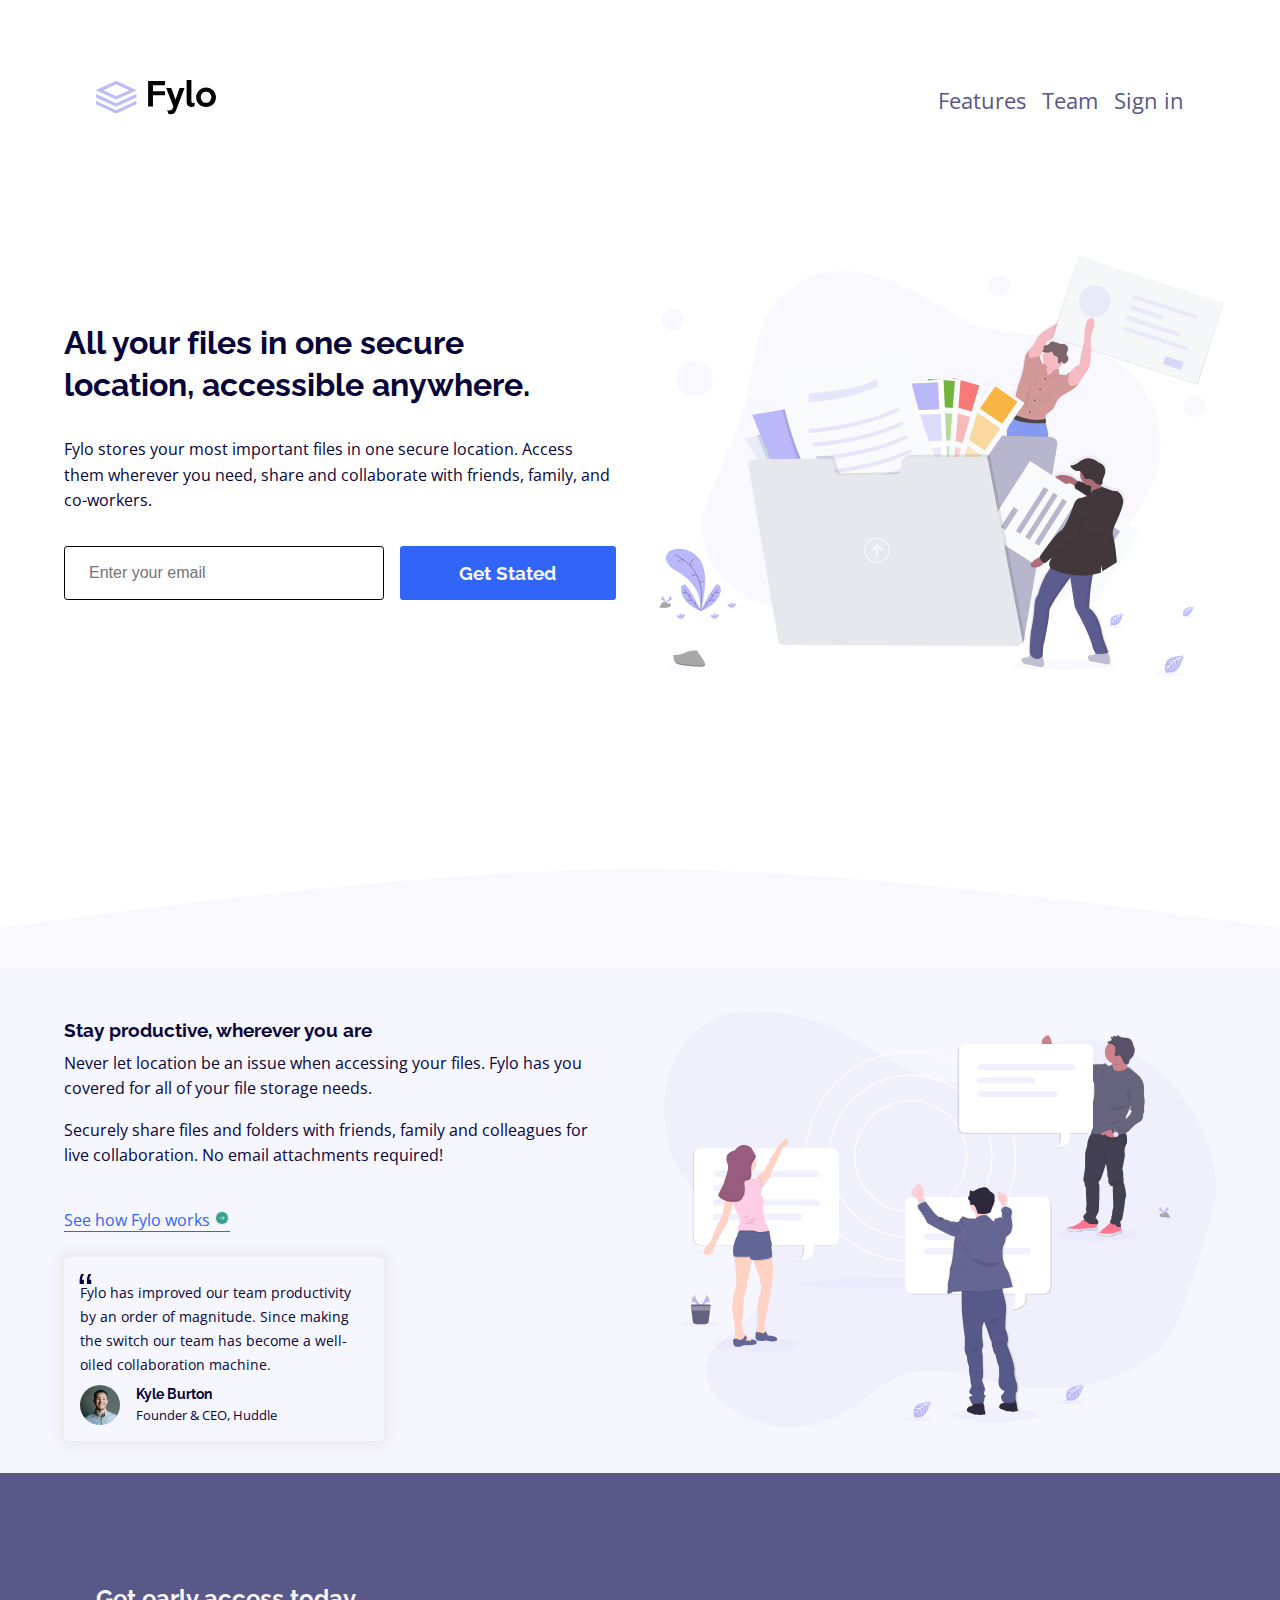
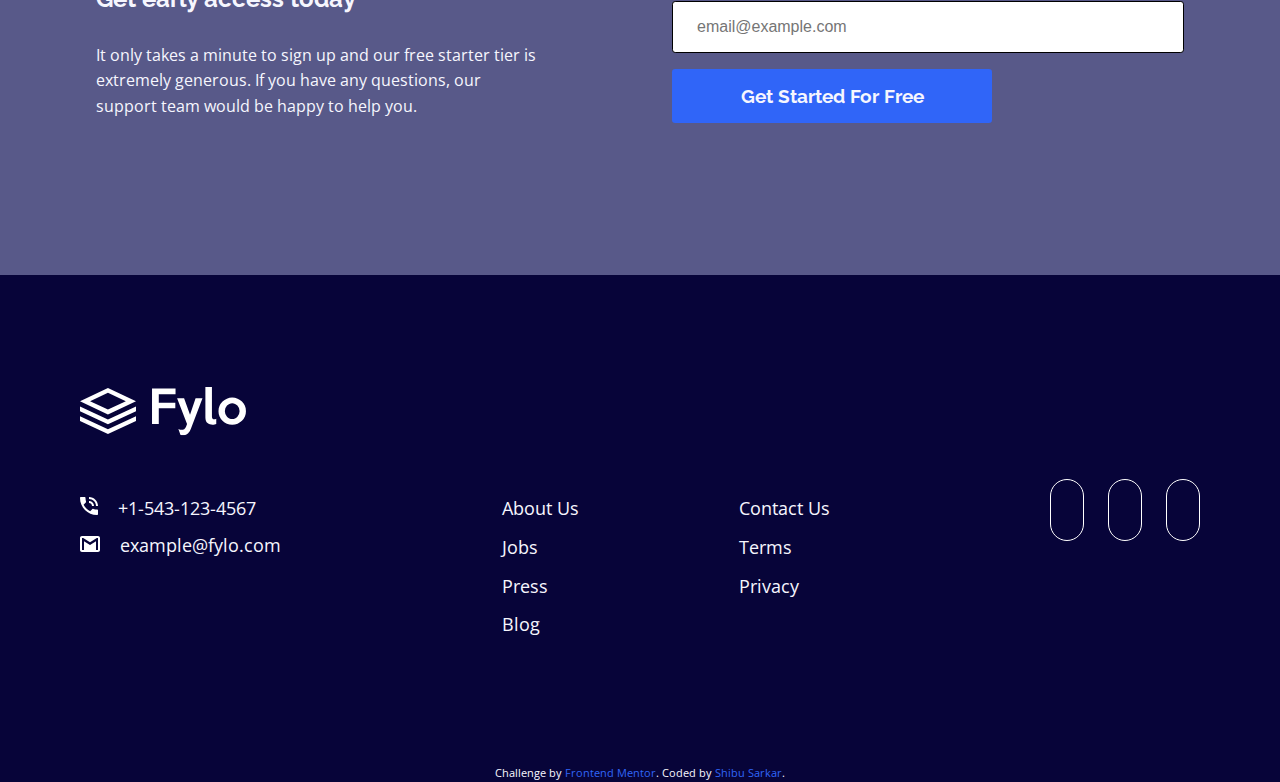
<file: index.html>
<!DOCTYPE html>
<html lang="en">

<head>
    <meta charset="UTF-8">
    <meta http-equiv="X-UA-Compatible" content="IE=edge">
    <meta name="viewport" content="width=device-width, initial-scale=1.0">

    <link rel="shortcut icon" href="./img/favicon-32x32.png" type="image/x-icon">

    <link rel="stylesheet" href="https://use.fontawesome.com/releases/v5.15.3/css/all.css"
        integrity="sha384-SZXxX4whJ79/gErwcOYf+zWLeJdY/qpuqC4cAa9rOGUstPomtqpuNWT9wdPEn2fk" crossorigin="anonymous">

    <link rel="stylesheet" href="style.css">

    <title>Frontend Mentor | Fylo landing page with two column layout</title>
</head>

<body>

    <header>
        <div class="header-container">
            <div class="nav-bar">
                <div class="logo">
                    <img src="./img/logo.svg" alt="logo">
                </div>
                <nav>
                    <ul class="nav-item">
                        <li><a href="#">Features</a></li>
                        <li><a href="#">Team</a></li>
                        <li><a href="#">Sign in</a></li>
                    </ul>
                </nav>
            </div>
        </div>
    </header>

    <main>
        <!-- hero section -->
        <section class="hero-container">
            <div class="illustratation">
                <img src="./img/illustration-1.svg" alt="">
            </div>
            <div class="text-desc">
                <h1>All your files in one secure location, accessible anywhere.</h1>
                <p>
                    Fylo stores your most important files in one secure location.
                    Access them wherever you need, share and collaborate with friends,
                    family, and co-workers.
                </p>
                <form class="email-info">
                    <input class="email-add" type="email" name="email" placeholder="Enter your email">
                    <input class="cta" type="submit" value="Get Stated">
                </form>
            </div>
        </section>
        <!-- end hero section -->

        <!-- productive section -->
        <section class="productive">
            <picture>
                <source media="(min-width: 57.5rem)" srcset="./img/bg-curve-desktop.svg">
                <img src="./img/bg-curve-mobile.svg" alt="">
            </picture>
            <div class="pro-img">
                <img src="./img/illustration-2.svg" alt="image">
            </div>
            <div class="pro-desc">
                <h2>Stay productive, wherever you are</h2>
                <p> Never let location be an issue when accessing your files. Fylo has you
                    covered for all of your file storage needs.
                </p>
                <p>Securely share files and folders with friends, family and colleagues for
                    live collaboration. No email attachments required!
                </p>
                <div class="btn-container">
                    <a class="pro-btn" href="#">See how Fylo works</a>
                    <a href="#"><img src="./img/icon-arrow.svg" alt=""></a>
                </div>
                <div class="review">
                    <p> Fylo has improved our team productivity by an order of magnitude. Since
                        making the switch our team has become a well-oiled collaboration machine.</p>
                    <div class="client-info">
                        <img src="./img/avatar-testimonial.jpg" alt="">
                        <div class="info">
                            <h3> Kyle Burton</h3>
                            <span>Founder & CEO, Huddle</span>
                        </div>
                    </div>
                </div>
            </div>
        </section>
        <!-- productive section -->

        <!-- early access section -->
        <section class="early-access">
            <div class="early-access-text">
                <h4>Get early access today</h4>
                <p>It only takes a minute to sign up and our free starter tier is extremely generous.
                    If you have any questions, our support team would be happy to help you.
                </p>
            </div>
            <form class="email-info">
                <input class="email-add" type="email" name="email" placeholder="email@example.com">
                <input class="cta" type="submit" value="Get Started For Free">
            </form>
        </section>
    </main>
    <!-- early access section -->

    <!-- footer section -->
    <footer>
        <div class="footer-container">
            <div class="footer-logo">
                <img src="./img/logo.svg" alt="logo">
            </div>
            <div class="all-info">
                <div class="contact-add">
                    <div class="phone">
                        <img src="./img/icon-phone.svg" alt="">
                        <a href="tel:+1-543-123-4567">+1-543-123-4567</a>
                    </div>
                    <div class="email">
                        <img src="./img/icon-email.svg" alt="">
                        <a href="mailto:example@huddle.com">example@fylo.com</a>
                    </div>
                </div>
                <div class="all-links">
                    <div class="links">
                        <ul>
                            <li><a class="link" href="#">About Us</a></li>
                            <li><a class="link" href="#">Jobs</a></li>
                            <li><a class="link" href="#">Press</a></li>
                            <li><a class="link" href="#">Blog</a></li>
                        </ul>
                    </div>
                    <div class="links">
                        <ul>
                            <li><a class="link" href="#">Contact Us</a></li>
                            <li><a class="link" href="#">Terms</a></li>
                            <li><a class="link" href="#">Privacy</a></li>
                        </ul>
                    </div>
                </div>
                <ul class="social-icons">
                    <li> <a href="#" class="tw" title="Join us on Facebook"><i class="fab fa-facebook-f"
                                aria-hidden="true"></i></a></li>
                    <li> <a href="#" class="tw" title="Join us on Twitter"><i class="fab fa-twitter"
                                aria-hidden="true"></i></a></li>
                    <li> <a href="#" class="tw" title="Join us on Instagram"><i class="fab fa-instagram-square"
                                aria-hidden="true"></i></a></li>
                </ul>
            </div>
        </div>
        <p class="attribution">
            Challenge by <a href="https://www.frontendmentor.io?ref=challenge" target="_blank">Frontend Mentor</a>.
            Coded by <a href="#">Shibu Sarkar</a>.
        </p>
    </footer>
    <!--end footer section -->
</body>

</html>
</file>
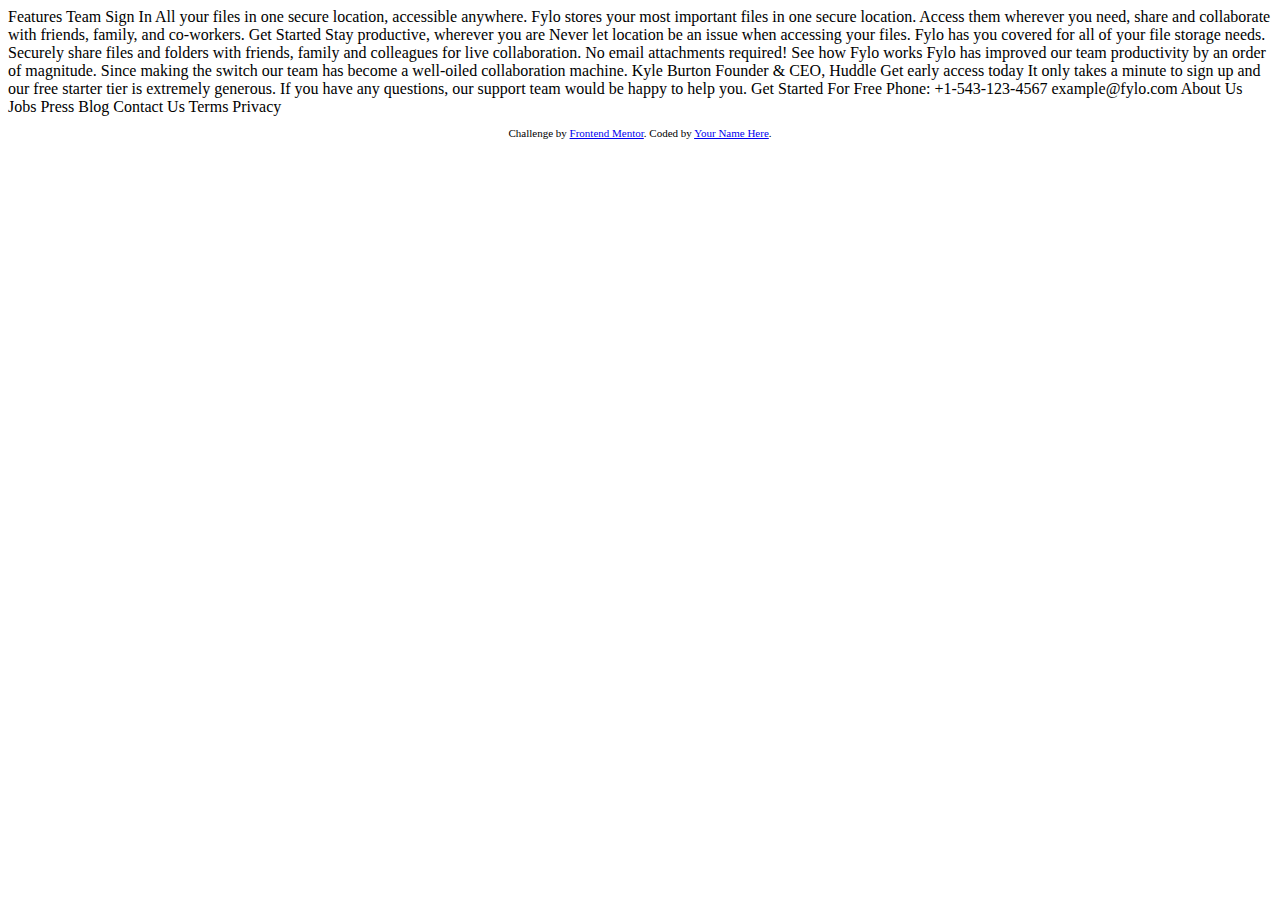
<file: text.html>
<!DOCTYPE html>
<html lang="en">
<head>
  <meta charset="UTF-8">
  <meta name="viewport" content="width=device-width, initial-scale=1.0"> <!-- displays site properly based on user's device -->

  <link rel="icon" type="image/png" sizes="32x32" href="./images/favicon-32x32.png">
  
  <title>Frontend Mentor | Fylo landing page with two column layout</title>

  <!-- Feel free to remove these styles or customise in your own stylesheet 👍 -->
  <style>
    .attribution { font-size: 11px; text-align: center; }
    .attribution a { color: hsl(228%, 45%, 44%); }
  </style>
</head>
<body>

  Features
  Team
  Sign In

  All your files in one secure location, accessible anywhere.

  Fylo stores your most important files in one secure location. 
  Access them wherever you need, share and collaborate with friends, 
  family, and co-workers.

  Get Started

  Stay productive, wherever you are

  Never let location be an issue when accessing your files. Fylo has you 
  covered for all of your file storage needs.

  Securely share files and folders with friends, family and colleagues for 
  live collaboration. No email attachments required!

  See how Fylo works

  Fylo has improved our team productivity by an order of magnitude. Since 
  making the switch our team has become a well-oiled collaboration machine.

  Kyle Burton
  Founder & CEO, Huddle

  Get early access today

  It only takes a minute to sign up and our free starter tier is extremely generous. 
  If you have any questions, our support team would be happy to help you.

  Get Started For Free

  Phone: +1-543-123-4567
  example@fylo.com

  About Us
  Jobs
  Press
  Blog

  Contact Us
  Terms
  Privacy

  <footer>
    <p class="attribution">
      Challenge by <a href="https://www.frontendmentor.io?ref=challenge" target="_blank">Frontend Mentor</a>. 
      Coded by <a href="#">Your Name Here</a>.
    </p>
  </footer>
</body>
</html>
</file>
<file: style.css>
@import url('https://fonts.googleapis.com/css2?family=Open+Sans&family=Raleway:wght@400;700&display=swap');

 /* colors */
:root {
    /* primary */
--very-dark-blue: hsl(243, 87%, 12%);
--desaturated-blue: hsl(238, 22%, 44%);
/* accent */
--bright-blue: hsl(224, 93%, 58%);
--moderate-cyan: hsl(170, 45%, 43%);
/* neutral */
--light-grayish-blue: hsl(240, 75%, 98%);
--light-gray: hsl(0, 0%, 75%);
}
/* colors */

/* reset */
*,
*::after,
*::before {
    box-sizing: border-box;
    margin: 0;
    padding: 0;
}

picture,
img {
    max-width: 100%;
    height: auto;
}

body {
    font-family: 'Open Sans', sans-serif;
    font-size: 1rem;
    -webkit-font-smoothing: antialiased;
    height: 100vh;
    text-rendering: optimizeSpeed;
    line-height: 1.3;
    overflow-x: hidden;
}

h1,
h2,
h3,
h4,
h5,
h6,
.cta {
    font-family: 'Raleway', sans-serif;
    font-weight: 700;
    color: var(--very-dark-blue);
}

a {
    text-decoration: none;

}

li {
    list-style: none;
}
/* end reset */

/* header section */
.header-container {
    padding: 2rem 0rem;
}
.nav-bar {
    display: flex;
    align-items: center;
    justify-content: space-between;
    padding: 3rem 1.5rem;
    gap: 1rem;
}
.nav-item {
    display: flex;
    align-items: center;
    justify-content: center;
    gap: 1rem;
    font-size: 1rem;
}
.nav-item a:hover,
.nav-item a:focus {
    color: var(--bright-blue);
}
.nav-item a {
    color: var(--desaturated-blue);
}
.header-container .logo {
    width: 90px;
}
/* end header section */

/* hero section */
.hero-container {
    display: flex;
    align-items: center;
    justify-content: center;
    flex-direction: column;
    margin-top: 3.5rem;
    padding: 0 1.5rem;
}
.hero-container .text-desc h1 {
    text-align: center;
    font-size: 1.6rem;
    margin-top: 2.5rem;
}
.hero-container .text-desc p {
    text-align: center;
    color: var(--very-dark-blue);
    margin: 2rem 0;
}
.email-info {
    display: flex;
    flex-direction: column;
    margin-bottom: 3.5rem;
    gap: 1rem;
}
.email-info .email-add {
    padding: 1rem 1.5rem;
    font-size: .8rem;
    border: .3px solid black;
    border-radius: .2rem;
}
.cta {
    padding: 1rem 1.5rem;
    background-color: var(--bright-blue);
    color: var(--light-grayish-blue);
    cursor: pointer;
    border-radius: .2rem;
    border: none;
    font-size: 1.2rem;
}
.cta:hover {
    opacity: .9;
} 
/* end hero section */

/* productive section */
.productive {
    display: flex;
    align-items: center;
    justify-content: center;
    flex-direction: column;
    background-color: var(--light-grayish-blue);
    margin-top: 6rem;
    padding: 2rem 1.3rem;
    position: relative;
}
.productive picture {
    transform: scaleX(1.06);
    bottom: 99%;
    position: absolute;
}
.productive .pro-desc {
    display: flex;
    flex-direction: column;
    justify-content: center;
}
.productive .pro-desc h2 {
    font-size: 1.2rem;
    text-align: left;
    margin-top: 3rem;
}
.productive .pro-desc p {
    text-align: left;
    margin: 1.3rem 0;
    color: var(--very-dark-blue);
}
.btn-container {
    border-bottom: 1.5px solid var(--bright-blue);
    position: absolute;
}
.productive .pro-desc .pro-btn {
    color: var(--bright-blue);
}
.btn-container:hover,
.btn-container:focus {
    filter: brightness(50%);
}
.review {
    display: flex;
    flex-direction: column;
    background-color: var(--light-grayish-blue);
    -webkit-box-shadow: 0px 0px 12px 5px hsla(0, 8%, 85%, 0.39);
    box-shadow: 0px 0px 12px 5px hsla(0, 8%, 85%, 0.39);
    margin-top: 5rem;
    border-radius: .3rem;
    padding: 1rem;
    color: var(--very-dark-blue);
    background-image: url(./img/icon-quotes.svg);
    background-repeat: no-repeat;
    background-position: 5% 10%;
    margin-bottom: 2rem;
}
.review p {
    line-height: 1.5rem;
    font-size: .9rem;
}
.client-info {
    display: flex;
    align-items: center;
    justify-content: flex-start;
    flex-direction: row;
    gap: 1rem;
}
.review .client-info img {
    border-radius: 50%;
    width: 40px;
}
.info h3 {
    font-size: .9rem;
}
.info span {
    font-size: .8rem;
}
/* productive section */

/* early acess section */
.early-access {
    display: flex;
    align-items: center;
    justify-content: center;
    flex-direction: column;
    background-color: var(--desaturated-blue);
    padding: 2rem 1.5rem;
}
.cta:hover,
.cta:focus {
    opacity: .7;
}
.early-access-text, h4, p {
    text-align: center;
    color: var(--light-grayish-blue);
    line-height: 1.6;
    margin-bottom: 1.5rem;
}
.early-access-text h4 {
    font-size: 1.5rem;
    margin-bottom: 1.5rem;
}
/*end early acess section */
.footer-container {
    background-color: var(--very-dark-blue);
    display: flex;
    justify-content: flex-start;
    flex-direction: column;
    padding: 7rem 2rem;
}
.footer-logo {
    filter: brightness(0) invert(1);
    margin-bottom: 1.5rem;
}
.all-info .contact-add  a,
.all-links .links a {
    color: var(--light-grayish-blue);
      font-size: 1.1rem;
}
.all-info .contact-add .phone img,
.all-info .contact-add .email img {
    margin-right: 1rem;
    margin-top: 1rem;
}
.all-links {
    margin-top: 2rem;
}
.all-links .links a {
    font-size: 1.1rem;
    transition: all .3s ease;
}
.all-links .links ul li {
    margin-bottom: 1rem;
}
.all-links .links a:hover {
    color: var(--bright-blue);
}
.social-icons {
    display: flex;
    align-items: center;
    justify-content: center;
    gap: 1.5rem;
    margin-top: 3.5rem;
}
.social-icons i {
    font-size: 1.3rem;
    text-align: center;
    padding: 1rem;
    border: 1px solid white;
    border-radius: 15rem;
    width: 50px;
    height: 50px;
    color: var(--light-grayish-blue);
    text-align: center;
    transition: 0.6s cubic-bezier(0, 0.55, 0.45, 1);
}
.social-icons i:hover {
    color: var(--bright-blue);
    border: 1px solid var(--bright-blue);
}
/* end footer section */

/* attribution */
    .attribution {
    font-size: 11px;
    text-align: center;
    background-color: var(--very-dark-blue);
    }
.attribution a {
    color: var(--bright-blue);
    }
    /*end attribution */

    /* media query */
    @media only screen and (min-width: 920px) {
        .nav-bar {
        display: flex;
        align-items: center;
        justify-content: space-between;
        padding: 3rem 6rem;
        gap: rem;
        }
        .header-container .logo {
        width: 120px;
        }
        .nav-item a {
        font-size: 1.4rem;
        }
        .hero-container {
        display: flex;
        align-items: center;
        justify-content: center;
        flex-direction: row-reverse;
        margin-bottom: 18rem;
        }
        .illustratation {
        flex: 1;
        max-width: 600px;
        padding: 0 1rem;
        }
        .text-desc {
        max-width: 600px;
        flex: 1;
        padding: 0 1.5rem;
        }
        .hero-container .text-desc h1 {
        text-align: left;
        font-size: 2rem;
        padding-right: 4rem;
        }
        .hero-container .text-desc p {
        text-align: left;      
        }
        .email-info {
        display: flex;
        flex-direction: row;
        margin-top: 2rem;
        gap: 1rem;
        }
        .email-info .email-add {
        padding: 1rem 1.5rem;
        font-size: 1rem;
        width: 30vw;
        }
        .email-info .cta {
            width: 20vw;
        }
        .productive {
        flex-direction: row-reverse;
        padding: 0 2.5rem;
        }
        .pro-img {
        flex: 1;
        max-width: 600px;
        padding: 0 1.5rem;
        }
        .pro-desc {
        flex: 1;
        max-width: 650px;
        padding: 0 1.5rem;
        }
        .productive .pro-desc {
        display: flex;
        align-self: flex-start;
        }
        .productive .pro-desc h2 {
        /* font-size: 1.4rem; */
        align-items: flex-start;
        }
       .productive .pro-desc p {
        margin: .5rem 0;
        }
        .review {
        max-width: 320px;
        }
        .early-access {
        display: flex;
        flex-direction: row;
        padding: 6rem;
        }
        .early-access-text {
        flex: 1;
        max-width: 600px;
        margin-right: 4rem;
        }
        .early-access .email-info {
        flex: 1;
        max-width: 600px;
        display: flex;
        flex-direction: column;
        gap: 1rem;
        margin-left: 4rem;
        }
        .early-access .email-add {
        width: 40vw;
        }
        .early-access .cta {
        width: 25vw;
        }
        .early-access-text h4, p {
        text-align: left;
        }
        .footer-container {
            padding: 7rem 5rem;
        }
        .footer-container .all-info {
        display: flex;
        align-items: flex-start;
        justify-content: space-between;
        flex-direction: row;
        }
        .all-links {
        display: flex;
        gap: 10rem;
        }
        .all-info .contact-add {
            margin-top: 1rem;
        }
        .social-icons {
            margin-top: 2rem;
        }
    }
    /* end media query */
</file>
